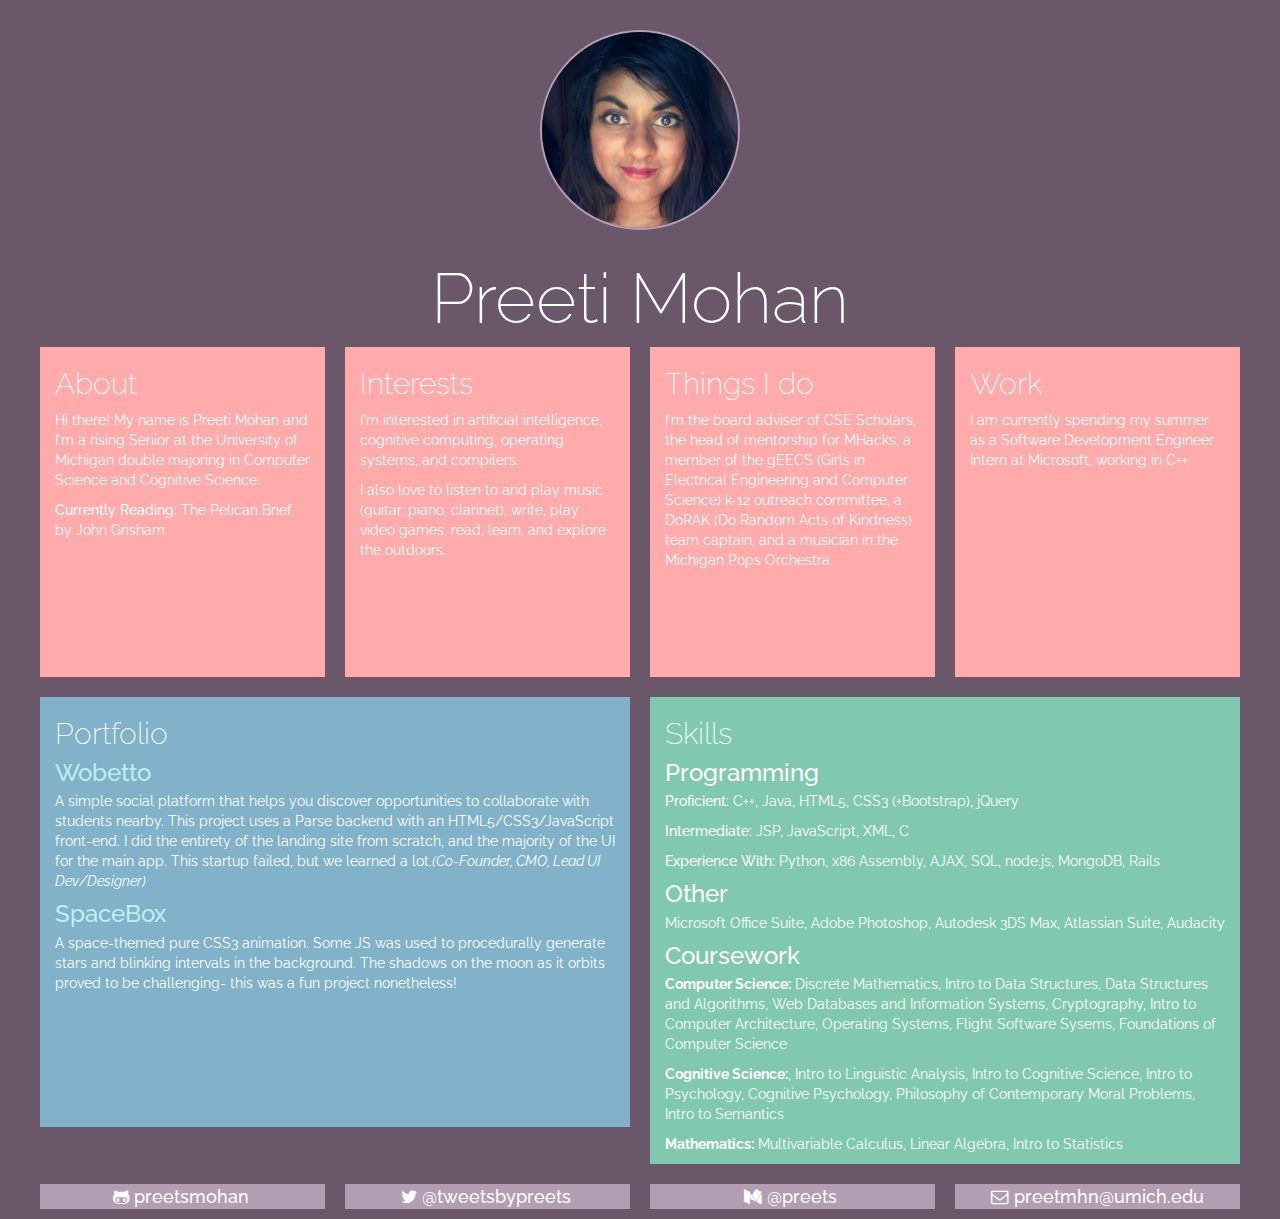
<file: old_site/index.html>
<html lang="en"><head>
  <link rel="shortcut icon" href="favicon.png" type="image/x-icon">
    <meta charset="utf-8">
    <meta http-equiv="X-UA-Compatible" content="IE=edge">
    <meta name="viewport" content="width=device-width, initial-scale=1">
    <meta name="theme-color" content="rgb(106, 45, 138)">
 
  <!-- Latest compiled and minified CSS -->
<link rel="stylesheet" href="https://maxcdn.bootstrapcdn.com/bootstrap/3.3.5/css/bootstrap.min.css">
<!-- Latest compiled and minified JavaScript -->

    <title>Preeti Mohan</title>
    <!-- Bootstrap -->
	<link rel="stylesheet" href="http://maxcdn.bootstrapcdn.com/font-awesome/4.3.0/css/font-awesome.min.css">
<link href="http://fonts.googleapis.com/css?family=Raleway:400,300,500,200" rel="stylesheet" type="text/css">
   <link href="preeti_site.css" rel="stylesheet">
  </head>
 <body>
  <div class="col-xs-12 header">
  <div class="col-xs-12 face"><img class="header-img" src="preets.jpg"/></div>
  <div class="text-wrap">
  <h1>Preeti Mohan</h1>
  </div>
</div>
  <div class="row">
<br>
 <div class="col-sm-6 col-md-3 content about">
  <h2> About </h2>
  <p>Hi there! My name is Preeti Mohan and I'm a rising Senior at the University of Michigan double majoring in Computer Science and Cognitive Science. </p>
  <p><span style="font-weight:500; color:white;">Currently Reading:</span> The Pelican Brief by John Grisham</p>
  
  
  
</div><div class="col-sm-6 col-md-3 content about">
  <h2>Interests </h2>
  
  <p>I'm interested in artificial intelligence, cognitive computing, operating systems, and compilers. 
</p>
<p> I also love to listen to and play music (guitar, piano, clarinet), write, play video games, read, learn, and explore the outdoors. </p>
  
  
</div>
    <div class="col-sm-6 col-md-3 content about"><h2> Things I do </h2>
  
  <p>I'm the board adviser of CSE Scholars, the head of mentorship for MHacks, a member of the gEECS (Girls in Electrical Engineering and Computer Science) k-12 outreach committee, a DoRAK (Do Random Acts of Kindness) team captain, and a musician in the Michigan Pops Orchestra.</p>

</div>
    <div class="col-sm-6 col-md-3 content about">
  <h2> Work </h2>
  <p>I am currently spending my summer as a Software Development Engineer Intern at Microsoft, working in C++.  </p>
  
</div>
</div>
<div class="row">
  <div class="col-xs-12 col-md-6 content projects"><h2> Portfolio </h2>
  
  <p><h3><a href="http://www.wobetto.com"> Wobetto</a></h3>A simple social platform that helps you discover opportunities to collaborate with students nearby. This project uses a Parse backend with an HTML5/CSS3/JavaScript front-end. I did the entirety of the landing
	site from scratch, and the majority of the UI for the main app. This startup failed, but we learned a lot.<em>(Co-Founder, CMO, Lead UI Dev/Designer)</em></p>
  <p><h3><a href="http://preetsmohan.github.io/SpaceBox/spacebox.html">SpaceBox</a></h3>A space-themed pure CSS3 animation. Some JS was used to procedurally generate stars and blinking intervals in the background. The shadows on the moon as it orbits proved to be challenging- this was a fun project nonetheless!</p>
</div>
  <div class="col-xs-12 col-md-6 content skills">
  <h2>Skills </h2>
  <h3> Programming </h3>
  <p><span>Proficient:</span> C++, Java, HTML5, CSS3 (+Bootstrap), jQuery</p>
  <p><span>Intermediate:</span> JSP, JavaScript, XML, C</p>
  <p><span>Experience With:</span> Python, x86 Assembly, AJAX, SQL, node.js, MongoDB, Rails</p>
  <h3>Other</h3>
  <p>Microsoft Office Suite, Adobe Photoshop, Autodesk 3DS Max, Atlassian Suite, Audacity</p>
  <h3>Coursework </h3>
  <p><b>Computer Science:</b> Discrete Mathematics, Intro to Data Structures, Data Structures and Algorithms, Web Databases and Information Systems, Cryptography, Intro to Computer Architecture, Operating Systems, Flight Software Sysems, Foundations of Computer Science</p>
  <p><b>Cognitive Science:</b>, Intro to Linguistic Analysis, Intro to Cognitive Science, Intro to Psychology, Cognitive Psychology, Philosophy of Contemporary Moral Problems, Intro to Semantics</p>
  <p><b>Mathematics:</b> Multivariable Calculus, Linear Algebra, Intro to Statistics</p>
</div>
</div>
  <div class="row"><div class="col-xs-12 col-sm-6 col-md-3 about content contact">
<a style="color:white;font-size: 2em;" href="http://github.com/preetsmohan"><i class="fa fa-github-alt"></i> preetsmohan</a> &nbsp;
 </div>
<div class="col-xs-12 col-sm-6 col-md-3 about content contact">
  <a style="color:white;font-size: 2em;" href="http://twitter.com/tweetsbypreets"><i class="fa fa-twitter"></i> @tweetsbypreets</a> &nbsp;
</div>
<div class="col-xs-12 col-sm-6 col-md-3 about content contact">
		<a style="color:white;font-size: 2em;" href="https://medium.com/@preets"><i class="fa fa-medium"></i> @preets</a> &nbsp;
</div>
<div class="col-xs-12 col-sm-6 col-md-3 about content contact"> 
<a style="color:white;font-size: 2em;" href="mailto:preetmhn@umich.edu"><i class="fa fa-envelope-o"></i> preetmhn@umich.edu</a>
</div>

</div>







</body></html>
</file>
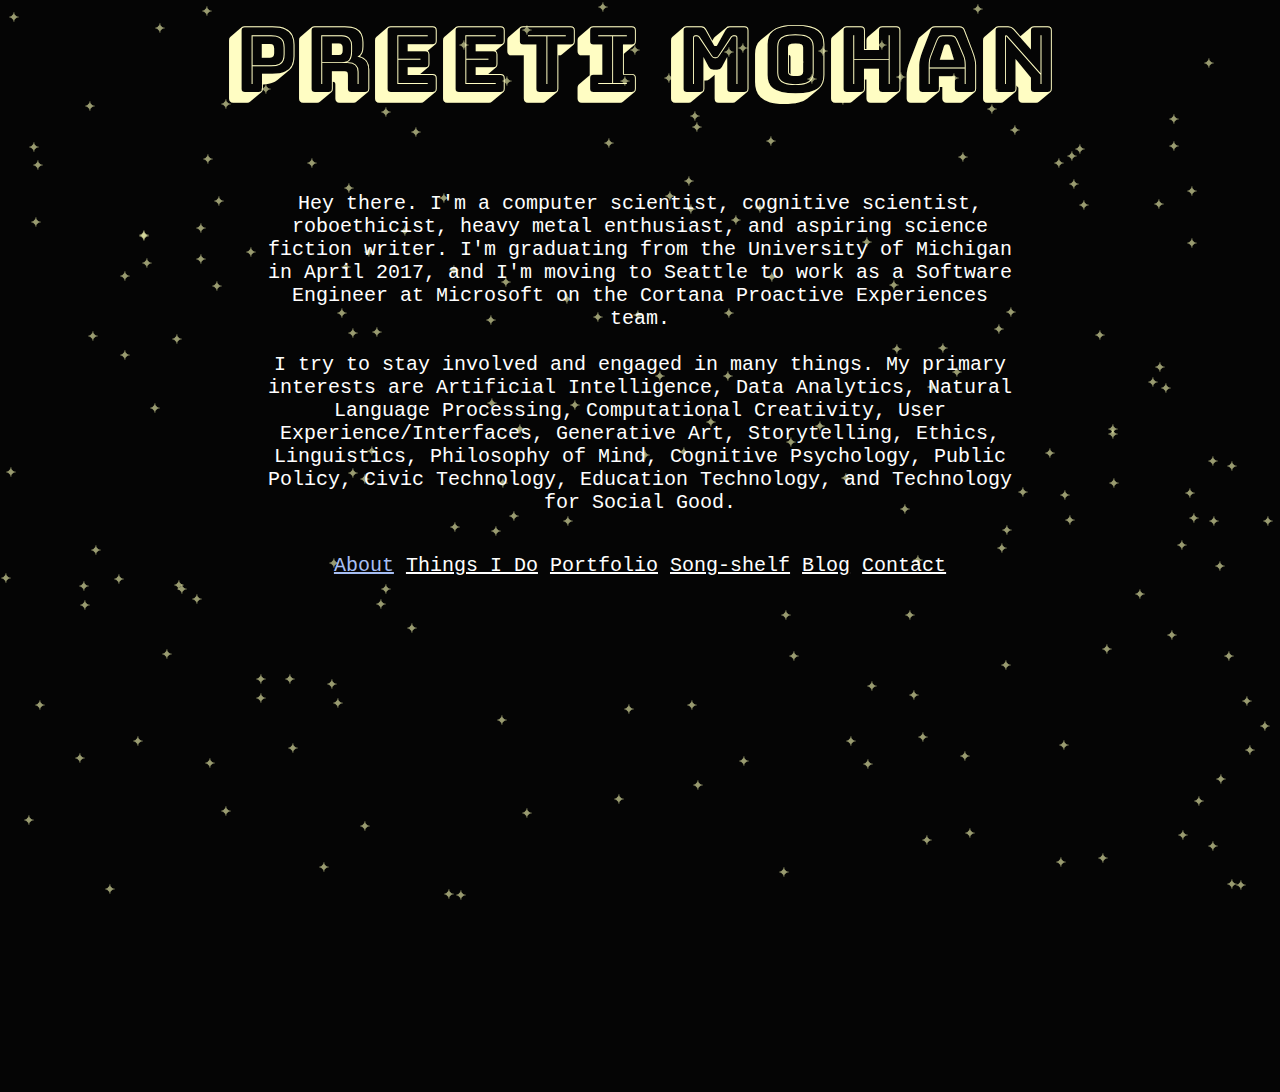
<file: old_site_2/index.html>
<html lang="en">
<head>
  <link rel="shortcut icon" href="favicon.png" type="image/x-icon">
    <meta charset="utf-8">
    <meta http-equiv="X-UA-Compatible" content="IE=edge">
    <meta name="viewport" content="width=device-width, initial-scale=1">
    <meta name="theme-color" content="rgb(106, 45, 138)">
    <title>Preeti Mohan</title>
   <link rel="stylesheet" href="https://maxcdn.bootstrapcdn.com/font-awesome/4.7.0/css/font-awesome.min.css">
   <link href="main.css" rel="stylesheet">
   <link href="https://fonts.googleapis.com/css?family=Bungee+Shade" rel="stylesheet">
  </head>

  <body>
    <div class="star"></div>
    <div class="header">Preeti Mohan</div>
    <div class="description current" id="about">
      <p>
        Hey there. I'm a computer scientist, cognitive scientist, roboethicist, heavy metal enthusiast, and aspiring science fiction writer. I'm graduating from the University of Michigan in April 2017, and I'm moving to Seattle to work as a Software Engineer at Microsoft on the Cortana Proactive Experiences team.
      </p> 
      <br>
      <p>
        I try to stay involved and engaged in many things. My primary interests are Artificial Intelligence, Data Analytics, Natural Language Processing, Computational Creativity, User Experience/Interfaces, Generative Art, Storytelling, Ethics, Linguistics, Philosophy of Mind, Cognitive Psychology, Public Policy, Civic Technology, Education Technology, and Technology for Social Good. 
      </p>
    </div>
    <div class="description" id="things">
    <ul>
    <li><p>I'm a member of the <a target="_blank" href="https://standards.ieee.org/develop/indconn/ec/autonomous_systems.html">IEEE Global Initiative for Ethical Considerations in Artificial Intelligence</a> where I contribute to the next version of the <a href="http://standards.ieee.org/develop/indconn/ec/ead_v1.pdf">Ethically Aligned Design</a> document as a member of the Mixed Reality and Affective Computing groups,
      the <a target="_blank" href="http://standards.ieee.org/develop/project/7000.html">IEEE P7000 Working Group: Model Process for Addressing Ethical Concerns During System Design</a>, and the <a target="_blank" href="http://standards.ieee.org/develop/project/7001.html">IEEE P7001 Working Group: Transparency of Autonomous Systems.</a> I love technology policy, and I want to have a voice in making sure Artificial Intelligence is ethical, human, and transparent. 
      </p></li>
      <br>
      <li><p>
      Currently at UofM, I am a computer consultant at the School of Dentistry, a team captain on the Do Random Acts of Kindness Club, and a clarinetist in the Michigan Pops Orchestra. 
      </p></li>
    </ul>
    </div>
    <div class="description" id="portfolio">
      <p><a href="http://www.wobetto.com" target="_blank"> Wobetto:</a> A simple social platform that helps you discover opportunities to collaborate with students nearby. This project uses a Parse backend with an HTML5/CSS3/JavaScript front-end. I did the entirety of the landing
      site from scratch, and the majority of the UI for the main app. This startup failed, but we learned a lot. We were selected as members of the Ann Arbor SPARK Startup Bootcamp, Class of Fall 2015.<em>(Co-Founder, CMO, Lead UI Dev/Designer)</em></p>
      </br>
      <p><a href="http://preetsmohan.github.io/SpaceBox/spacebox.html" target="_blank">SpaceBox:</a> A space-themed pure CSS3 animation. Some JS was used to procedurally generate stars and blinking intervals in the background. The shadows on the moon as it orbits proved to be challenging- this was a fun project nonetheless! I reused the blinking stars on this site.</p>
    </div>
    </div>
    <div class="description" id="song-shelf">
      <p>
      Work In Progress. Here I will list off some of my favorite album recommendations, and talk about what I'm currently listening to. 
      </p>
      <br>
      <p>
        <h3>Currently listening to:</h3>
        <br>
          <p><h4>Artist:</h4> Seventh Wonder</p>
          <p><h4>Album:</h4> Waiting in the Wings</p>
          <br>
          <p>A great 2006 prog-power offering from an underrated and extremely versatile band that combines musical sounds and themes seamlessly. It doesn't hurt that I am a hopeless Tommy Karevik fangirl, but even disregarding that, the technical talent and skill of all the musicians is easily evident on every emotional and engaging track.</p>
          <br>
          <p><h4>Favorite Song:</h4> <a target="_blank" href="https://www.youtube.com/watch?v=xFxpv2JMt6I">Not an Angel</a></p>
      </p> 
    </div>
    <div class="description" id="blog"><a target="_blank" href="https://medium.com/@preets">Here I blog about music and tech.</a></div>
    <div class="description" id="contact">
      <a class="fa_link" href="https://medium.com/@preets" target="_blank"><i class="fa fa-medium"></i> @preets</a>
      <br>
      <br>
      <a class="fa_link" href="mailto:preetmhn@umich.edu" target="_blank"><i class="fa fa-envelope-o"></i> preetmhn [at] umich [dot] edu</a>
      <br>
      <br>
      <a class="fa_link" href="http://github.com/preetsmohan" target="_blank"><i class="fa fa-github-alt"></i> preetsmohan</a>
      <br>
      <br>
      <a class="fa_link" href="http://github.com/preetsmohan" target="_blank"><i class="fa fa-linkedin-square"></i> preetimohan</a>
    </div>
    <div class="links"> 
      <a class="nav current" id="about" onclick="desc_switch(this)" href="#">About</a> 
      <a class="nav" id="things" onclick="desc_switch(this)" href="#">Things I Do</a> 
      <a class="nav" id="portfolio" onclick="desc_switch(this)" href="#">Portfolio</a> 
      <a class="nav" id="song-shelf" onclick="desc_switch(this)" href="#">Song-shelf</a> 
      <a class="nav" id="blog" onclick="desc_switch(this)" href="#">Blog</a> 
      <a class="nav" id="contact" onclick="desc_switch(this)" href="#">Contact</a>
    </div>
  </body>
<script type="text/javascript" src="main.js"></script>
<script type="text/javascript" src="stars.js"></script>
</file>
<file: old_site/preeti_site.css>
*{
		margin:0;
		padding:0;
		width:100%;
	}
	.header-img{
		width:200px;
		border-radius:50%;	
		    border: 2px solid #B39DB3;

	}
	.face{
		text-align:center;
		margin-bottom:30px;
	}
	body {
	 font-family: 'Raleway', sans-serif;

	 background-color: rgb(106, 88, 106);
	  padding: 0;
	  margin: 0;
	  width:100%;
	  height:100%;
	  overflow-x:hidden;
	  color:white;
	  z-index:2;
	  position: absolute;
	 background-attachment:fixed;
	}
	h1{
		font-weight: 200;
		padding:0;
		margin:0;
		font-size:5em;
	}
	h2{
		font-weight:200;
	}
	h3{
		margin-bottom:5px;
		margin-top:0;
	}
	a{
		color: rgb(190, 238, 241);
	
		font-weight: 500;
}
	a:hover{
		color:grey;
	}
	span{
		color: rgb(255, 255, 255);
	
		font-weight: 500;
}
	.header{
		width:100%;
		min-height: 135px;
		text-align:center;
		padding-top: 30px;
		padding-bottom: 0px;
}
	.text-wrap{
		text-align:center;
	}

	.content
	{
		border: 10px rgb(106, 88, 106) solid;
		display:inline-block;
		transition: background-color .5s;
	}
	.content:hover{
		transition: background-color .5s;
	}
	.about{
		background-color: rgb(255, 171, 171);
		min-height: 285px;
	}
	.about:hover{
		background-color: rgb(250, 138, 138);
	}
	.contact:hover
	{
		background-color: rgb(176, 123, 176);
		
	}
	.projects{
		background-color: rgb(129, 178, 201);
		min-height:450px;
	}
	.projects:hover{
		background-color: rgb(107, 160, 185);
	}
	.skills{
		background-color: rgb(129, 201, 174);
		min-height:450px;
	}
	.skills:hover{
		background-color: rgb(98, 174, 146);
	}
	.contact{
		  background-color: rgb(179, 157, 179);
		min-height: 70px;
		font-size: .9em;
		text-align: center;
		padding-top: 5px;
	}
	.fa{
		display:inline;
	}

	.row{
		margin:0;
		padding-left:30px;
		padding-right:30px;
	}
@media(max-width: 1300px) {
	.about{
		min-height: 350px;
	}
	.contact{
		font-size: .63em;
		padding-top: 0px;
		min-height:0px;
}
}
@media(max-width: 1010px) {
	.about{
		min-height: 390px;
}
.contact{
	min-height:0px;
	font-size:.7em;
}
@media(max-width: 999px) {
	.about{
		min-height:250px;
}
.contact{
	min-height:0px;
	padding-top: 0px;
	font-size:.6em;
}
}
@media(max-width: 769px) {

	.content{
		min-height:0;
		font-weight:200;
		border: 5px rgb(106, 88, 106) solid;
		font-size:18px;
	}
	h2{
		font-size:40px;
	}
	.contact{
		font-size: .6em;
		padding-top: 0px;
}

}
</file>
<file: old_site_2/main.css>
*{
	margin:0;
	padding:0;
	width:100%;
	--animation-delay:1s;
}

body{
	background-color: #050505;
	background-size: 100vw;
	width:100%;
	height:100%;
	margin:0;
	overflow:hidden;
	padding-top:15%;
	z-index: 1
}

a{
	color:white;
	text-decoration:underline;
	animation: fader 15s linear 0s infinite normal;
	display: inline;
}

a:hover{
	color:white;
	text-decoration:none;
}

a.fa_link{
	text-decoration:none;
}

h3{
	font-size:25px;
	text-decoration: underline;
	font-weight:bold;
}

h4{
	text-decoration:underline;
	display:inline;
}

.star{
	width:10px;
	height:10px;
	background-image:url('star.png');
	background-size:10px;
	display: block;
 	position: absolute;
 	top: 50%;
 	left: 50%;
 	opacity:.6;
  	animation: glitter 10s linear 0s infinite normal;
  	z-index: -1;
}

@-webkit-keyframes glitter {
 0%   { -webkit-transform: scale(1.0); opacity: 1; }
 25%  { -webkit-transform: scale(0.5); opacity: 0; }
 50%  { -webkit-transform: scale(1.0); opacity: 1; }
 75%  { -webkit-transform: scale(0.5); opacity: 0; }
 100% { -webkit-transform: scale(1.0); opacity: 1; }
}

.header{
	font-family: 'Bungee Shade', display;
	color:#fffdc3;
	text-align:center;
	width:100%;
	font-size:90px;
	top:0;
	position: fixed;
	animation: fader 20s linear 0s infinite normal;
	display: inline-block;
}

@-webkit-keyframes fader {
 0%   { -webkit-transform: opacity: 1; color:#fffdc3}
 25%  { -webkit-transform: opacity: .7; color:pink;}
 50%  { -webkit-transform: opacity: 1; color:#d3c3de;}
 75%  { -webkit-transform: opacity: .7; color:#bdece7;}
 100% { -webkit-transform: opacity: 1; color:#fffdc3}
}

.description{
	display:none;
	font-family: monospace;
	color:white;
	width:60%;
	padding-left:20%;
	font-size:20px;
	text-align: center
}

.description.current{
	display:inline-block;
	font-family: monospace;
	color:white;
	width:60%;
	padding-left:20%;
	font-size:20px;
	text-align: center
}


.description#song-shelf{
	text-align: left;
}

.links{
	padding-top: 40px;
	font-family:monospace;
	color:white;
	width:60%;
	padding-left:20%;
	font-size:20px;
	text-align:center;
}

.nav.current{
	text-decoration: underline;
	color:#a7bff4;
	animation: none;
}

.fa{
	display:inline; 
	text-decoration: none;
}

@media (max-width:768px) {
	body{
		overflow:hidden;
	}
  .header{
  	font-size: 40px;
  	position: static;
  	margin-top:-50px;
  }
  .description.current{
  	font-size: 15px;
  	width:80%;
  	padding-left:10%;
  }
}

@media (max-width:900px) {
  body{
  	overflow:scroll;
  }
  .header{
  	font-size: 30px;
  	position: static;
  	margin-top:-50px;
  }
  .description.current{
  	font-size: 15px;
  	width:100%;
  	padding:0;
  }
}
</file>
